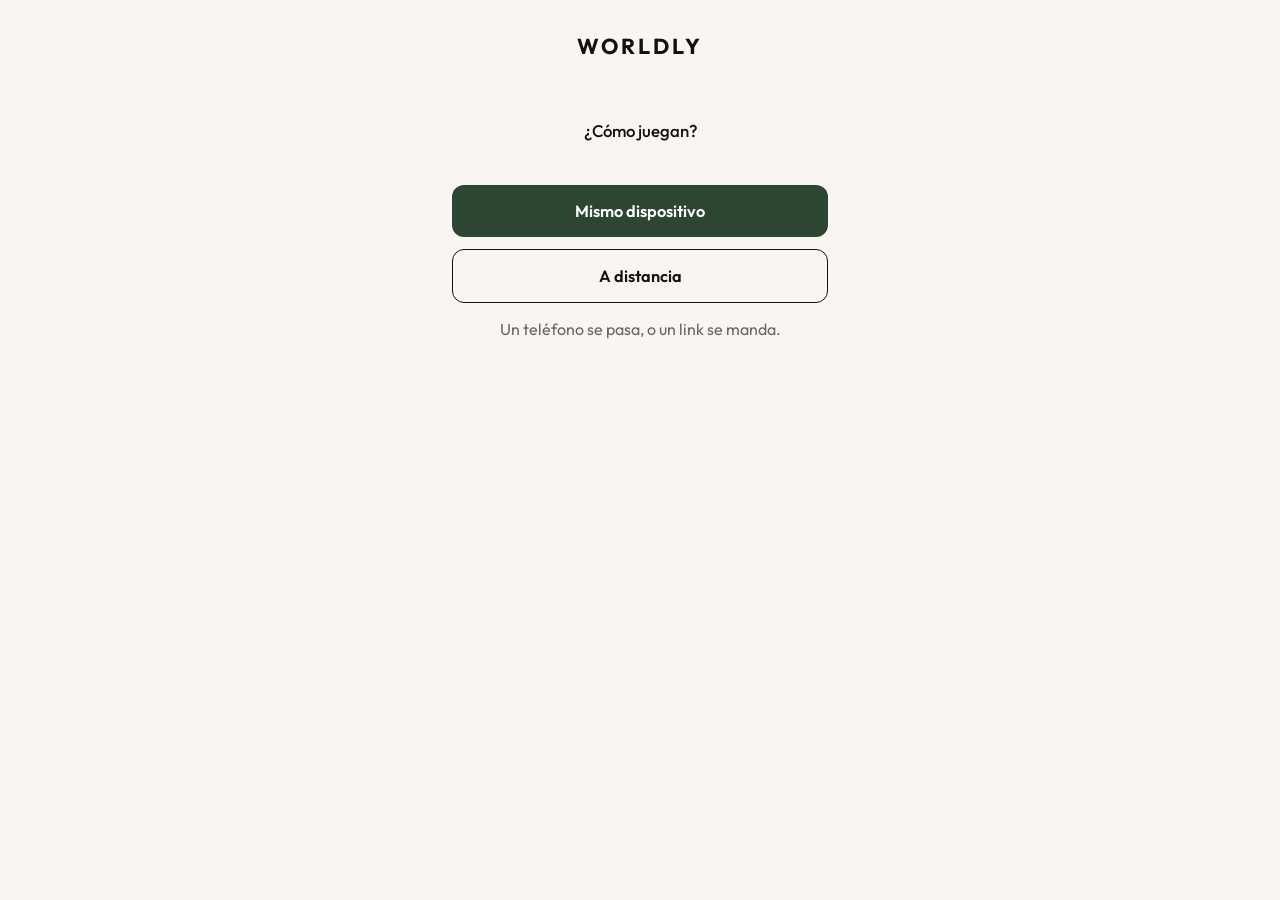
<file: docs/index.html>
<!DOCTYPE html>
<html lang="es">
<head>
  <meta charset="utf-8" />
  <meta name="viewport" content="width=device-width, initial-scale=1, viewport-fit=cover" />
  <meta name="theme-color" content="#f8f5f2" />
  <title>Worldly</title>
  <link rel="preconnect" href="https://fonts.googleapis.com" />
  <link rel="preconnect" href="https://fonts.gstatic.com" crossorigin />
  <link href="https://fonts.googleapis.com/css2?family=Outfit:wght@400;500;600;700&display=swap" rel="stylesheet" />
  <link rel="stylesheet" href="./styles.css?v=2" />
</head>
<body>
  <div id="app"></div>
  <script src="./app.js?v=2" type="module"></script>
</body>
</html>
</file>
<file: docs/styles.css>
:root {
  --paper: #f8f5f2;
  --ink: #111;
  --muted: #6b6560;
  --line: #d9d4cd;
  --tile: #fff;
  --green: #3a6b48;
  --green-deep: #2d4632;
  --yellow: #c9a227;
  --gray: #78746c;
  --radius: 12px;
}

* { box-sizing: border-box; }
html, body { height: 100%; }
body {
  margin: 0;
  background: var(--paper);
  color: var(--ink);
  font-family: Outfit, system-ui, -apple-system, sans-serif;
  -webkit-font-smoothing: antialiased;
}

#app {
  min-height: 100%;
  max-width: 420px;
  margin: 0 auto;
  padding: 28px 22px calc(16px + env(safe-area-inset-bottom));
  display: flex;
  flex-direction: column;
}

header.brand {
  display: flex;
  align-items: center;
  justify-content: center;
  position: relative;
  min-height: 36px;
  margin-bottom: 8px;
}
header.brand h1 {
  font-size: 1.35rem;
  font-weight: 700;
  letter-spacing: 0.14em;
  text-transform: uppercase;
  margin: 0;
}
header.brand .salon {
  font-size: 0.82rem;
  font-weight: 700;
  letter-spacing: 0.18em;
  text-transform: uppercase;
}
header.brand button.link {
  position: absolute;
  right: 0;
  top: 50%;
  transform: translateY(-50%);
  background: none;
  border: 0;
  color: var(--muted);
  font: inherit;
  font-size: 0.9rem;
  cursor: pointer;
}

.hero {
  margin: 28px 0 24px;
  text-align: center;
}
.home .hero { margin-top: 48px; }
.hero p.lede {
  font-size: 1.05rem;
  font-weight: 500;
  line-height: 1.35;
  margin: 0 0 10px;
  color: var(--ink);
}
.hero p.sub {
  margin: 0;
  color: var(--muted);
  font-size: 0.95rem;
}

.stack { display: flex; flex-direction: column; gap: 12px; }
.home .stack { margin-top: 8px; }

.btn {
  appearance: none;
  border: 0;
  border-radius: var(--radius);
  padding: 16px 18px;
  font: inherit;
  font-weight: 600;
  font-size: 1.02rem;
  cursor: pointer;
  text-align: center;
}
.btn.primary {
  background: var(--green-deep);
  color: #fff;
}
.btn.ghost {
  background: transparent;
  color: var(--ink);
  border: 1.5px solid var(--ink);
}
.btn:disabled { opacity: 0.5; cursor: not-allowed; }

label.field {
  display: flex;
  flex-direction: column;
  gap: 8px;
  font-size: 0.88rem;
  color: var(--muted);
}
input[type="text"] {
  font: inherit;
  font-size: 1.1rem;
  padding: 14px 16px;
  border-radius: var(--radius);
  border: 1.5px solid var(--line);
  background: var(--tile);
  color: var(--ink);
  outline: none;
}
input[type="text"]:focus { border-color: var(--green-deep); }
input.code {
  text-transform: uppercase;
  letter-spacing: 0.28em;
  text-align: center;
  font-weight: 700;
}
input.word { text-transform: lowercase; }

.msg {
  min-height: 1.3em;
  color: #a33;
  font-size: 0.92rem;
  text-align: center;
}
.msg.ok { color: var(--green); }

.card {
  background: var(--tile);
  border: 1px solid var(--line);
  border-radius: var(--radius);
  padding: 16px;
}
.code-block { text-align: center; margin-bottom: 12px; }
.code-block .code {
  font-size: 2rem;
  font-weight: 700;
  letter-spacing: 0.22em;
  margin: 6px 0 8px;
}
.code-block .hint { color: var(--muted); font-size: 0.88rem; }
.quiet {
  display: inline-block;
  margin-top: 8px;
  font-size: 0.78rem;
  font-weight: 600;
  letter-spacing: 0.06em;
  text-transform: uppercase;
  color: var(--green-deep);
}

.grid {
  display: grid;
  gap: 8px;
  margin: 12px auto 16px;
  width: min(100%, 320px);
}
.row { display: grid; gap: 8px; }
.tile {
  aspect-ratio: 1;
  display: grid;
  place-items: center;
  border-radius: 8px;
  border: 2px solid var(--line);
  background: var(--tile);
  font-weight: 700;
  font-size: 1.35rem;
  text-transform: uppercase;
}
.tile.filled { border-color: var(--ink); }
.tile.g { background: var(--green); border-color: var(--green); color: #fff; }
.tile.y { background: var(--yellow); border-color: var(--yellow); color: #fff; }
.tile.x { background: var(--gray); border-color: var(--gray); color: #fff; }

.keyboard {
  margin-top: auto;
  display: flex;
  flex-direction: column;
  gap: 8px;
  padding-top: 8px;
}
.kb-row {
  display: flex;
  gap: 6px;
  justify-content: center;
}
.key {
  flex: 1 1 0;
  min-height: 48px;
  max-width: 34px;
  border: 0;
  border-radius: 8px;
  background: #ece8e3;
  color: var(--ink);
  font: inherit;
  font-weight: 700;
  cursor: pointer;
  text-transform: uppercase;
}
.key.wide { max-width: 76px; flex: 1.7 1 0; font-size: 0.72rem; letter-spacing: 0.04em; }
.key.g { background: var(--green); color: #fff; }
.key.y { background: var(--yellow); color: #fff; }
.key.x { background: var(--gray); color: #fff; }

.end { text-align: center; margin: 12px 0; }
.end h2 { margin: 0 0 6px; font-size: 1.2rem; }
.end .secret {
  font-size: 1.15rem;
  font-weight: 700;
  letter-spacing: 0.14em;
  text-transform: uppercase;
}

.status-line {
  text-align: center;
  color: var(--muted);
  font-size: 0.88rem;
  letter-spacing: 0.04em;
  margin: 4px 0 8px;
}

@media (min-width: 500px) {
  .key { min-height: 52px; }
}

.share {
  font-size: 0.78rem;
  word-break: break-all;
  color: var(--muted);
  margin: 8px 0 12px;
  line-height: 1.4;
}
</file>
